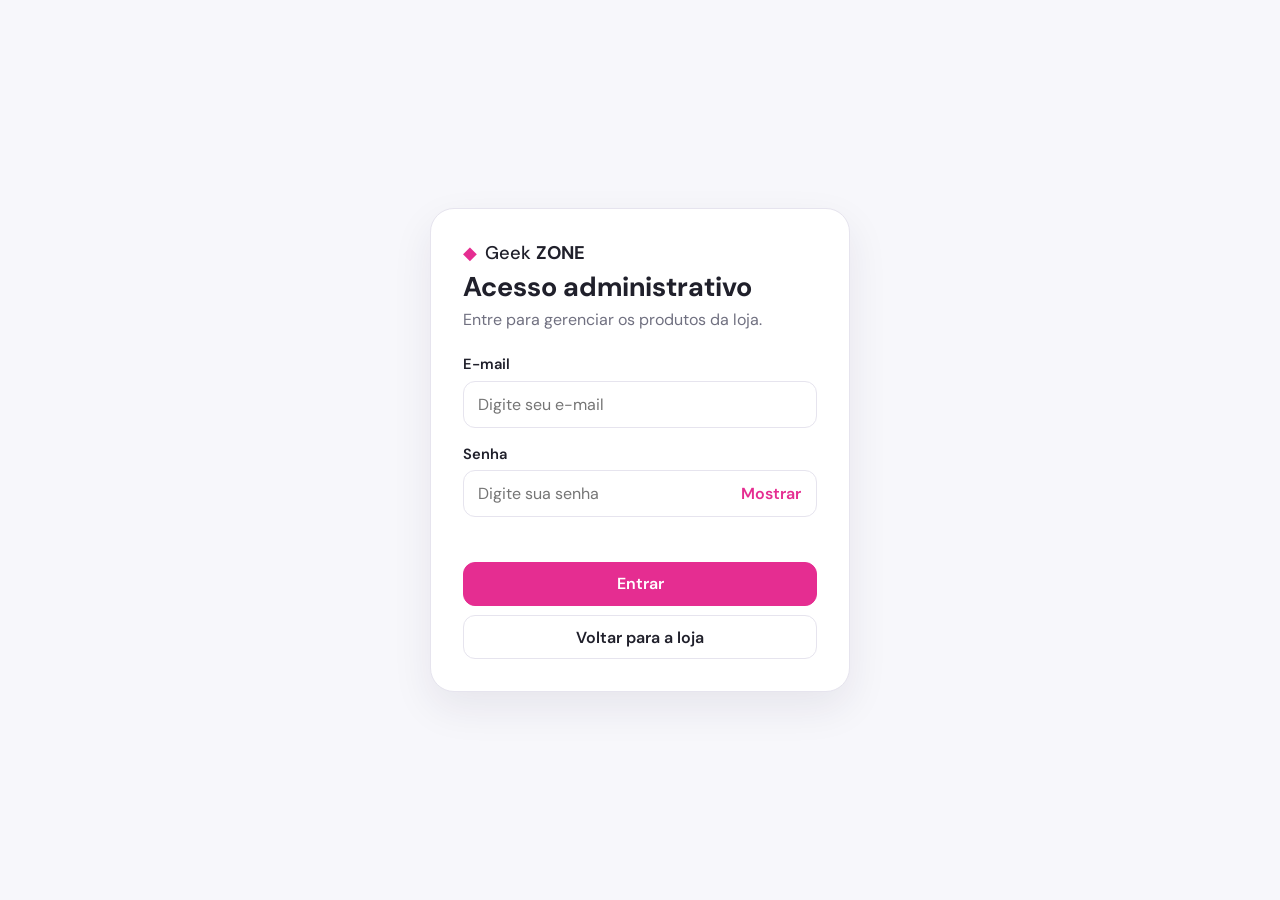
<file: loja-games/admin.html>
<!DOCTYPE html>
<html lang="pt-BR">
<head>
  <meta charset="UTF-8">
  <meta name="viewport" content="width=device-width, initial-scale=1.0">
  <meta name="robots" content="noindex">
  <title>Painel Administrativo - GeekZone</title>
  <link rel="stylesheet" href="assets/css/styles.css">
  <link rel="stylesheet" href="assets/css/admin.css">
  <script src="assets/js/auth.js"></script>
  <script>GeekZoneAuth.requireAuth();</script>
</head>
<body class="adm-body">

  <header class="adm-header">
    <a class="adm-brand" href="index.html" aria-label="GeekZone - ver a loja">
      <span class="mark" aria-hidden="true">◆</span><span>Geek <strong>ZONE</strong> · Admin</span>
    </a>
    <div class="actions">
      <a class="adm-btn small" href="index.html">Ver a loja</a>
      <button class="adm-btn small" id="logoutButton" type="button">Sair</button>
    </div>
  </header>

  <main class="adm-main">
    <h1>Painel administrativo</h1>

    <div class="adm-tabs" role="tablist" aria-label="Seções do painel">
      <button class="adm-tab" id="tab-lista" role="tab" aria-selected="true" aria-controls="panel-lista" type="button">Produtos</button>
      <button class="adm-tab" id="tab-form" role="tab" aria-selected="false" aria-controls="panel-form" type="button">Cadastrar produto</button>
    </div>

    <!-- ABA: LISTA (Read / Update / Delete) -->
    <section id="panel-lista" role="tabpanel" aria-labelledby="tab-lista">
      <div class="adm-card">
        <div class="adm-toolbar">
          <input class="adm-input" type="search" id="searchInput" placeholder="Buscar por nome ou categoria..." aria-label="Buscar produtos">
          <span class="adm-count" id="countLabel" aria-live="polite"></span>
          <span class="spacer"></span>
          <button class="adm-btn small" id="exportButton" type="button">Exportar</button>
          <button class="adm-btn small" id="importButton" type="button">Importar</button>
          <button class="adm-btn small" id="resetButton" type="button">Restaurar padrão</button>
          <input type="file" id="importInput" accept="application/json,.json" hidden>
        </div>
        <div class="adm-list" id="productList"></div>
      </div>
    </section>

    <!-- ABA: CADASTRAR / EDITAR (Create / Update) -->
    <section id="panel-form" role="tabpanel" aria-labelledby="tab-form" hidden>
      <div class="adm-card">
        <div class="adm-edit-banner" id="editBanner" hidden></div>

        <form id="productForm" novalidate>
          <div class="adm-form-grid">
            <div class="adm-field">
              <label for="productName">Nome do produto *</label>
              <input class="adm-input" type="text" id="productName" maxlength="80" placeholder="Ex: Elden Ring" required>
            </div>

            <div class="adm-field">
              <label for="productPrice">Preço (R$) *</label>
              <input class="adm-input" type="number" id="productPrice" step="0.01" min="0.01" inputmode="decimal" placeholder="Ex: 199.90" required>
            </div>

            <div class="adm-field">
              <label for="productCategory">Categoria</label>
              <input class="adm-input" type="text" id="productCategory" maxlength="60" placeholder="Ex: RPG • Mundo aberto">
            </div>

            <div class="adm-field">
              <label for="productTag">Selo (opcional)</label>
              <input class="adm-input" type="text" id="productTag" maxlength="24" placeholder="Ex: Pré-venda, Novo, Oferta">
            </div>

            <div class="adm-field full">
              <label for="productImage">Imagem (URL ou caminho) *</label>
              <input class="adm-input" type="text" id="productImage" placeholder="https://... ou assets/img/jogo.jpg">
              <small>Ou envie um arquivo do seu computador:</small>
              <input class="adm-input" type="file" id="productFile" accept="image/*">
            </div>

            <div class="adm-field full">
              <div class="adm-preview" id="imagePreview">Sem imagem</div>
            </div>

            <div class="adm-field full">
              <label for="productDescription">Descrição</label>
              <textarea class="adm-input" id="productDescription" maxlength="400" placeholder="Descrição do produto"></textarea>
            </div>
          </div>

          <p class="adm-status" id="formStatus" role="alert"></p>

          <div class="adm-form-actions">
            <button class="adm-btn primary" id="productSubmit" type="submit">Cadastrar produto</button>
            <button class="adm-btn" id="cancelEdit" type="button" hidden>Cancelar edição</button>
          </div>
        </form>
      </div>
    </section>
  </main>

  <dialog class="adm-dialog" id="confirmDialog">
    <h2 id="confirmTitle"></h2>
    <p id="confirmText"></p>
    <form method="dialog">
      <button class="adm-btn" value="cancel">Cancelar</button>
      <button class="adm-btn danger" id="confirmOk" value="ok">Confirmar</button>
    </form>
  </dialog>

  <div class="adm-toast" id="toast" role="status" aria-live="polite"></div>

  <script src="assets/js/db.js"></script>
  <script src="assets/js/admin.js"></script>
</body>
</html>
</file>
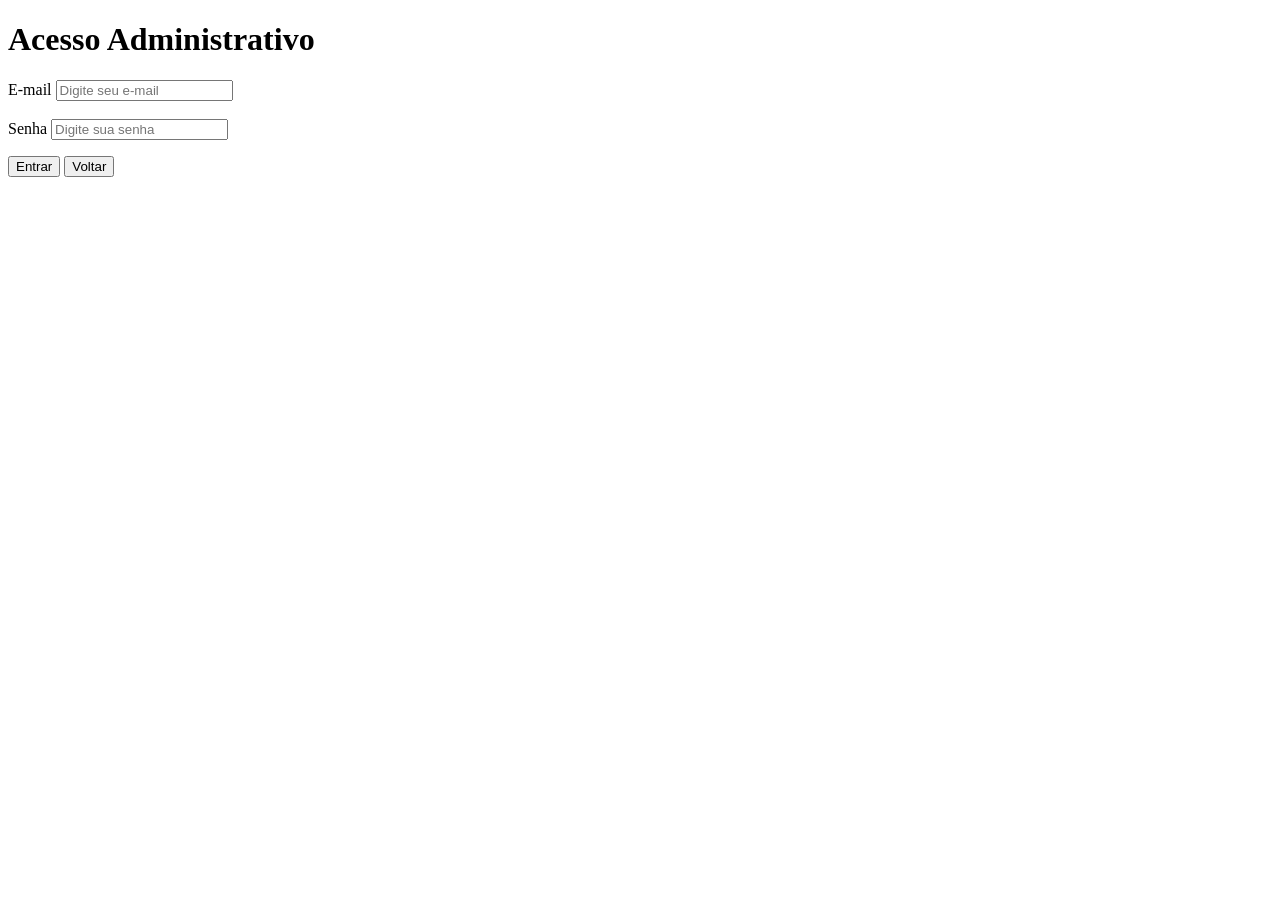
<file: loja-games/cadprodutos.html>
<!DOCTYPE html>
<html lang="pt-BR">

<head>
    <meta charset="UTF-8">
    <meta name="viewport" content="width=device-width, initial-scale=1.0">
    <title>Acesso Administrativo - GeekZone</title>
</head>

<body>

    <!-- LOGIN -->
    <form id="loginForm">

        <h1>Acesso Administrativo</h1>

        <label for="loginEmail">E-mail</label>

        <input
            type="email"
            id="loginEmail"
            placeholder="Digite seu e-mail"
            autocomplete="username"
            required
        >

        <br><br>

        <label for="loginPassword">Senha</label>

        <input
            type="password"
            id="loginPassword"
            placeholder="Digite sua senha"
            autocomplete="current-password"
            required
        >

        <p id="loginStatus"></p>

        <button type="submit">Entrar</button>

        <button type="button" onclick="window.location.href='index.html'">
            Voltar
        </button>

    </form>


    <!-- PAINEL ADMINISTRATIVO -->
    <div id="adminPanel" style="display: none;">

        <h1>Painel Administrativo</h1>

        <button id="logoutButton" type="button">
            Sair
        </button>

        <button type="button" onclick="window.location.href='index.html'">
            Voltar para o site
        </button>

        <hr>

        <h2>Adicionar produto</h2>

        <form id="productForm">

            <label for="productName">Nome do produto</label>

            <input
                type="text"
                id="productName"
                placeholder="Nome do produto"
                required
            >

            <br><br>

            <label for="productPrice">Preço</label>

            <input
                type="number"
                id="productPrice"
                step="0.01"
                min="0.01"
                placeholder="Ex: 199.90"
                required
            >

            <br><br>

            <label for="productImage">URL da imagem</label>

            <input
                type="url"
                id="productImage"
                placeholder="https://..."
                required
            >

            <br><br>

            <label for="productDescription">Descrição</label>

            <textarea
                id="productDescription"
                placeholder="Descrição do produto"
            ></textarea>

            <br><br>

            <button type="submit" id="productSubmit">
                Adicionar produto
            </button>

        </form>

        <p id="productStatus"></p>

    </div>

    <script type="module" src="assets/js/admin.js"></script>

</body>

</html>
</file>
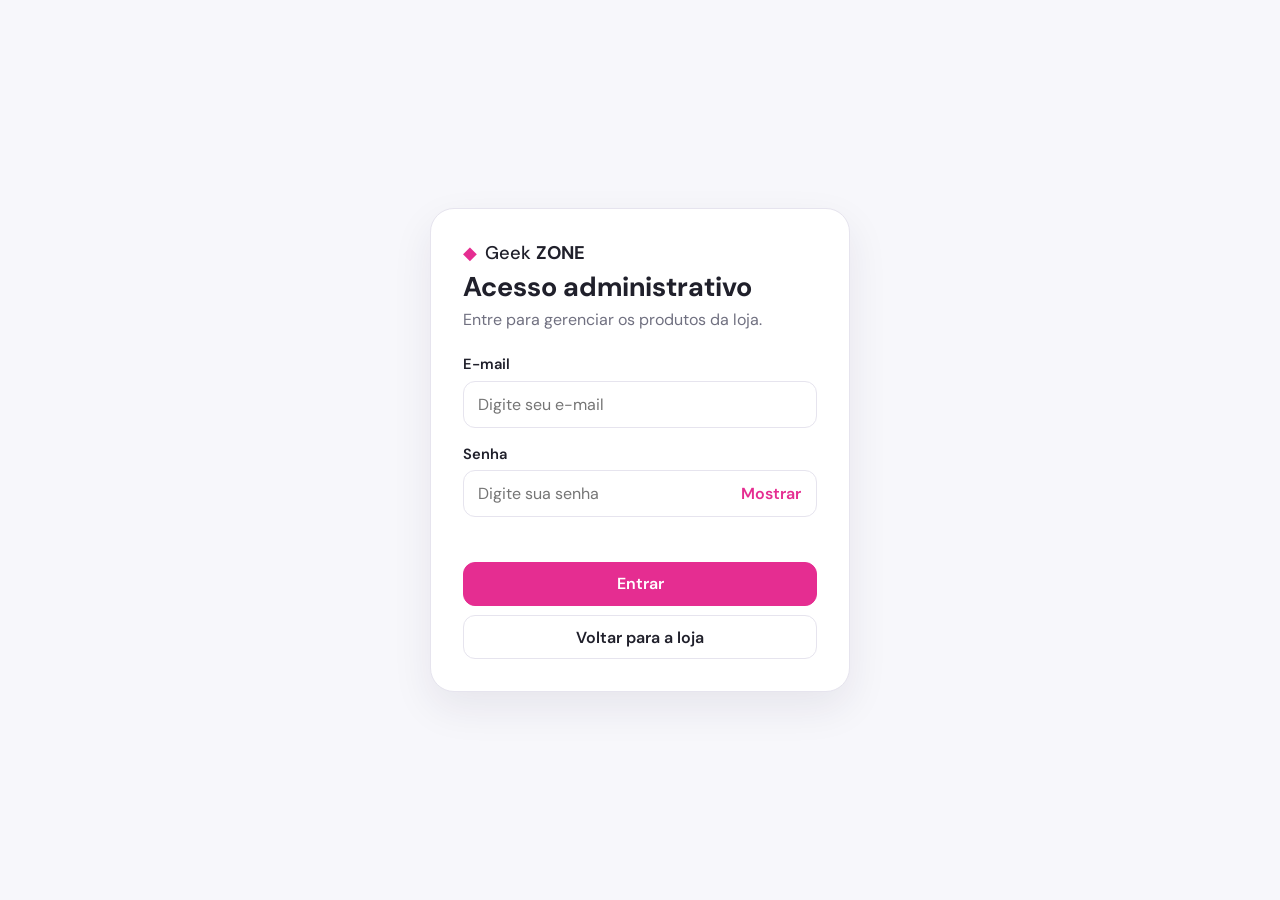
<file: loja-games/login.html>
<!DOCTYPE html>
<html lang="pt-BR">
<head>
  <meta charset="UTF-8">
  <meta name="viewport" content="width=device-width, initial-scale=1.0">
  <meta name="robots" content="noindex">
  <title>Acesso Administrativo - GeekZone</title>
  <link rel="stylesheet" href="assets/css/styles.css">
  <link rel="stylesheet" href="assets/css/admin.css">
  <script src="assets/js/auth.js"></script>
  <script>if (GeekZoneAuth.isLoggedIn()) { location.replace("admin.html"); }</script>
</head>
<body class="adm-body">

  <main class="login-wrap">
    <form class="login-card" id="loginForm" novalidate>
      <a class="adm-brand" href="index.html" aria-label="GeekZone - voltar à loja">
        <span class="mark" aria-hidden="true">◆</span><span>Geek <strong>ZONE</strong></span>
      </a>

      <h1>Acesso administrativo</h1>
      <p class="lead">Entre para gerenciar os produtos da loja.</p>

      <div class="adm-field">
        <label for="loginEmail">E-mail</label>
        <input class="adm-input" type="email" id="loginEmail" autocomplete="username" placeholder="Digite seu e-mail" required>
      </div>

      <div class="adm-field">
        <label for="loginPassword">Senha</label>
        <div class="pass-row">
          <input class="adm-input" type="password" id="loginPassword" autocomplete="current-password" placeholder="Digite sua senha" required>
          <button class="pass-toggle" id="passToggle" type="button" aria-pressed="false">Mostrar</button>
        </div>
      </div>

      <p class="adm-status" id="loginStatus" role="alert"></p>

      <div class="login-actions">
        <button class="adm-btn primary" id="loginSubmit" type="submit">Entrar</button>
        <a class="adm-btn" href="index.html">Voltar para a loja</a>
      </div>
    </form>
  </main>

  <script>
    (function () {
      var form = document.getElementById("loginForm");
      var email = document.getElementById("loginEmail");
      var pass = document.getElementById("loginPassword");
      var status = document.getElementById("loginStatus");
      var submit = document.getElementById("loginSubmit");
      var toggle = document.getElementById("passToggle");

      toggle.addEventListener("click", function () {
        var show = pass.type === "password";
        pass.type = show ? "text" : "password";
        toggle.textContent = show ? "Ocultar" : "Mostrar";
        toggle.setAttribute("aria-pressed", String(show));
      });

      form.addEventListener("submit", function (event) {
        event.preventDefault();
        status.className = "adm-status";

        if (!email.value.trim() || !pass.value) {
          status.textContent = "Preencha e-mail e senha.";
          status.classList.add("error");
          return;
        }

        submit.disabled = true;
        status.textContent = "Entrando...";

        GeekZoneAuth.login(email.value, pass.value).then(function (result) {
          if (result.ok) {
            window.location.replace("admin.html");
            return;
          }
          status.textContent = result.message;
          status.classList.add("error");
          pass.value = "";
          pass.focus();
          submit.disabled = false;
        });
      });
    })();
  </script>
</body>
</html>
</file>
<file: loja-games/assets/css/styles.css>
@import url('https://fonts.googleapis.com/css2?family=DM+Sans:wght@400;500;600;700;800&display=swap');

:root {
  color-scheme: light;

  --page: #f7f7fb;
  --surface: #ffffff;
  --surface-soft: #f0eff7;

  --text: #20202b;
  --muted: #707080;

  --border: #e6e4ee;

  --accent: #e52d91;
  --accent-hover: #c91c7b;
  --accent-soft: #fde8f3;

  --shadow: 0 16px 40px rgba(35, 25, 65, .08);
}

:root[data-theme="dark"] {
  color-scheme: dark;

  --page: #11111a;
  --surface: #1b1b28;
  --surface-soft: #252536;

  --text: #f4f2fa;
  --muted: #b1aec1;

  --border: #363548;

  --accent: #f05aaa;
  --accent-hover: #ff78bd;
  --accent-soft: #43243a;

  --shadow: 0 16px 40px rgba(0, 0, 0, .25);
}


/* RESET */

* {
  box-sizing: border-box;
}

html {
  scroll-behavior: smooth;
}

body {
  margin: 0;

  background: var(--page);
  color: var(--text);

  font-family: "DM Sans", Arial, sans-serif;

  transition:
    background-color .25s ease,
    color .25s ease;
}

button {
  font: inherit;
}

button:focus-visible,
a:focus-visible,
input:focus-visible {
  outline: 3px solid var(--accent);
  outline-offset: 3px;
}


/* HEADER */

.site-header {
  min-height: 76px;

  padding:
    0
    clamp(20px, 5vw, 76px);

  display: flex;
  align-items: center;
  justify-content: space-between;

  gap: 20px;

  background: var(--surface);

  border-bottom: 1px solid var(--border);
}

.brand {
  display: inline-flex;
  align-items: center;

  gap: 10px;

  color: var(--text);

  text-decoration: none;

  font-weight: 600;

  letter-spacing: .06em;
}

.brand strong {
  color: var(--accent);
}

.brand-mark {
  color: var(--accent);
  font-size: 26px;
}

.header-actions {
  display: flex;
  align-items: center;
  gap: 12px;
}

.icon-button,
.cart-toggle {
  min-height: 42px;

  border: 1px solid var(--border);

  border-radius: 12px;

  padding: 9px 14px;

  color: var(--text);

  background: var(--surface);

  cursor: pointer;
}

.icon-button:hover,
.cart-toggle:hover {
  border-color: var(--accent);
}

.cart-toggle {
  display: inline-flex;
  align-items: center;

  gap: 9px;

  font-weight: 700;
}

.cart-count {
  display: inline-grid;
  place-items: center;

  min-width: 23px;
  height: 23px;

  padding: 0 6px;

  border-radius: 99px;

  color: white;
  background: var(--accent);

  font-size: 12px;
}


/* CONTAINER */

.container {
  width: min(1160px, calc(100% - 40px));

  margin: 0 auto;
}


/* HERO */

.hero {
  padding:
    clamp(55px, 8vw, 100px)
    0
    64px;
}

.eyebrow {
  margin: 0 0 10px;

  color: var(--accent);

  font-size: 11px;

  font-weight: 800;

  letter-spacing: .16em;
}

.hero h1 {
  margin: 0;

  font-size: clamp(38px, 6vw, 66px);

  line-height: 1.04;

  letter-spacing: -.055em;
}

.hero h1 span {
  color: var(--accent);
}

.hero > p:last-child {
  margin: 18px 0 0;

  color: var(--muted);

  font-size: 17px;
}


/* CATALOG */

.catalog {
  padding-bottom: 90px;
}

.section-heading {
  display: flex;

  justify-content: space-between;
  align-items: end;

  gap: 20px;

  margin-bottom: 25px;
}

.section-heading h2 {
  margin: 0;

  font-size: clamp(25px, 3vw, 34px);

  letter-spacing: -.04em;
}

.catalog-note {
  color: var(--muted);

  font-size: 13px;
}


/* PRODUCTS */

.product-grid {
  display: grid;

  grid-template-columns:
    repeat(3, minmax(0, 1fr));

  gap: 22px;
}

.product-card {
  display: flex;

  flex-direction: column;

  overflow: hidden;

  min-width: 0;

  background: var(--surface);

  border: 1px solid var(--border);

  border-radius: 18px;

  box-shadow: var(--shadow);

  transition:
    transform .2s ease,
    border-color .2s ease,
    background-color .25s ease,
    box-shadow .2s ease;
}

.product-card:hover {
  transform: translateY(-4px);

  border-color: var(--accent);
}

.product-card.product-highlight {
  border: 3px solid var(--accent);

  box-shadow:
    0 0 0 5px var(--accent-soft),
    var(--shadow);

  transform: translateY(-5px);
}

.product-image {
  position: relative;

  display: grid;
  place-items: center;

  height: 250px;

  overflow: hidden;

  background:
    linear-gradient(
      135deg,
      var(--surface-soft),
      var(--page)
    );
}

.product-image img {
  width: 100%;
  height: 100%;

  object-fit: contain;
}

.product-image.image-missing::after {
  content: "Adicione a imagem em assets/images";

  padding: 18px;

  color: var(--muted);

  text-align: center;

  font-size: 13px;
}

.product-tag {
  position: absolute;

  top: 14px;
  left: 14px;

  padding: 6px 10px;

  border-radius: 99px;

  color: #fff;

  background: var(--accent);

  font-size: 11px;

  font-weight: 700;
}

.product-info {
  display: flex;

  flex: 1;

  flex-direction: column;

  padding: 22px;
}

.product-category {
  margin: 0 0 7px;

  color: var(--muted);

  font-size: 11px;

  font-weight: 700;

  text-transform: uppercase;

  letter-spacing: .08em;
}

.product-info h3 {
  margin: 0 0 12px;

  font-size: 22px;

  line-height: 1.2;
}

.product-description {
  margin: 0 0 24px;

  color: var(--muted);

  font-size: 14px;

  line-height: 1.65;
}

.feature-list {
  padding-left: 18px;
}

.feature-list li + li {
  margin-top: 5px;
}

.product-buy-row {
  display: flex;

  align-items: center;

  justify-content: space-between;

  gap: 12px;

  margin-top: auto;
}

.product-price {
  font-size: 20px;

  white-space: nowrap;
}


/* BUTTONS */

.buy-button,
.checkout-button {
  border: 0;

  border-radius: 10px;

  padding: 12px 17px;

  color: white;

  background: var(--accent);

  font-weight: 700;

  cursor: pointer;

  transition:
    background-color .2s ease,
    transform .2s ease;
}

.buy-button:hover,
.checkout-button:not(:disabled):hover {
  background: var(--accent-hover);

  transform: translateY(-1px);
}

.buy-button:disabled {
  opacity: .7;

  cursor: wait;
}


/* FOOTER */

.site-footer {
  padding: 24px 20px;

  border-top: 1px solid var(--border);

  color: var(--muted);

  text-align: center;

  font-size: 12px;
}


/* CART */

.cart-backdrop {
  position: fixed;

  inset: 0;

  z-index: 10;

  background: rgba(8, 8, 18, .55);
}

.cart-panel {
  position: fixed;

  z-index: 11;

  top: 0;
  right: 0;

  display: flex;

  flex-direction: column;

  width: min(440px, 100%);
  height: 100dvh;

  padding: 26px;

  background: var(--surface);

  box-shadow: -15px 0 45px rgba(0,0,0,.18);

  transform: translateX(105%);

  transition:
    transform .25s ease,
    background-color .25s ease;
}

.cart-panel.is-open {
  transform: translateX(0);
}

.cart-header {
  display: flex;

  justify-content: space-between;

  align-items: center;

  padding-bottom: 20px;

  border-bottom: 1px solid var(--border);
}

.cart-header h2 {
  margin: 0;

  font-size: 27px;
}

.close-cart {
  width: 40px;

  padding: 8px;
}

.cart-content {
  flex: 1;

  overflow-y: auto;

  padding: 16px 0;
}

.empty-cart {
  padding: 35px 10px;

  color: var(--muted);

  text-align: center;

  line-height: 1.6;
}

.cart-item {
  display: grid;

  grid-template-columns: 1fr auto;

  gap: 10px;

  padding: 16px 0;

  border-bottom: 1px solid var(--border);
}

.cart-item h3 {
  margin: 0 0 5px;

  font-size: 15px;
}

.cart-item-price {
  color: var(--muted);

  font-size: 13px;
}

.cart-item-total {
  margin-top: 7px;

  font-size: 13px;

  font-weight: 700;
}

.cart-item-actions {
  display: flex;

  align-items: center;

  gap: 8px;
}

.quantity-button,
.remove-button {
  display: grid;

  place-items: center;

  min-width: 30px;
  height: 30px;

  border: 1px solid var(--border);

  border-radius: 8px;

  color: var(--text);

  background: var(--surface-soft);

  cursor: pointer;
}

.quantity-value {
  min-width: 18px;

  text-align: center;

  font-size: 13px;
}

.remove-button {
  margin-left: 4px;

  color: #e34c66;
}

.cart-summary {
  padding-top: 18px;

  border-top: 1px solid var(--border);
}

.summary-line {
  display: flex;

  justify-content: space-between;

  margin-bottom: 12px;

  color: var(--muted);
}

.total-line {
  margin: 17px 0 20px;

  color: var(--text);

  font-size: 18px;
}

.checkout-button {
  width: 100%;

  padding: 14px;
}

.checkout-button:disabled {
  opacity: .45;

  cursor: not-allowed;
}

.checkout-note {
  margin: 10px 0 0;

  color: var(--muted);

  text-align: center;

  font-size: 11px;
}


/* TOAST */

.toast {
  position: fixed;

  z-index: 20;

  left: 50%;
  bottom: 24px;

  max-width: calc(100% - 32px);

  padding: 12px 18px;

  border-radius: 12px;

  color: #fff;

  background: #242438;

  box-shadow: var(--shadow);

  opacity: 0;

  pointer-events: none;

  transform: translate(-50%, 12px);

  transition:
    opacity .2s ease,
    transform .2s ease;
}

.toast.is-visible {
  opacity: 1;

  transform: translate(-50%, 0);
}


/* =========================================================
   CHATBOT
========================================================= */

.chat-trigger-btn {
  position: fixed;

  right: 20px;
  bottom: 20px;

  z-index: 9999;

  background: var(--accent);

  color: #ffffff;

  border: none;

  padding: 12px 20px;

  border-radius: 30px;

  font-size: 14px;

  font-weight: 700;

  cursor: pointer;

  box-shadow:
    0 4px 12px rgba(233, 30, 99, 0.3);

  transition:
    transform .2s ease,
    background-color .2s ease;
}

.chat-trigger-btn:hover {
  background: var(--accent-hover);

  transform: translateY(-2px);
}


/* JANELA */

.chat-box-container {
  display: none;

  position: fixed;

  right: 20px;
  bottom: 20px;

  z-index: 10000;

  width: min(390px, calc(100vw - 30px));

  height: min(620px, calc(100vh - 40px));

  background: var(--surface);

  border: 1px solid var(--border);

  border-radius: 16px;

  box-shadow:
    0 15px 50px rgba(0, 0, 0, .25);

  overflow: hidden;

  flex-direction: column;

  font-family: "DM Sans", Arial, sans-serif;
}


/* HEADER */

.chat-box-header {
  flex: 0 0 auto;

  background: var(--accent);

  color: #ffffff;

  padding: 14px 16px;

  display: flex;

  justify-content: space-between;

  align-items: center;

  font-weight: 800;
}

.chat-title {
  display: flex;

  align-items: center;

  gap: 8px;
}

.chat-status {
  width: 8px;
  height: 8px;

  border-radius: 50%;

  background: #7dffb2;

  box-shadow:
    0 0 0 4px rgba(125,255,178,.15);
}

.chat-close-btn {
  background: transparent;

  border: none;

  color: #ffffff;

  font-size: 25px;

  line-height: 1;

  cursor: pointer;
}


/* CORPO */

.chat-box-body {
  flex: 1;

  min-height: 0;

  padding: 16px;

  background: var(--surface-soft);

  overflow-y: auto;

  display: flex;

  flex-direction: column;

  gap: 10px;
}


/* MENSAGENS */

.chat-message {
  padding: 10px 14px;

  border-radius: 12px;

  max-width: 82%;

  font-size: 14px;

  line-height: 1.5;

  word-break: break-word;
}

.chat-message.bot {
  background: var(--surface);

  color: var(--text);

  align-self: flex-start;

  border-bottom-left-radius: 3px;

  box-shadow:
    0 1px 4px rgba(0,0,0,.08);
}

.chat-message.user {
  background: var(--accent);

  color: #ffffff;

  align-self: flex-end;

  border-bottom-right-radius: 3px;
}


/* =========================================================
   BUSCA POR IMAGEM
========================================================= */

.image-search-panel {
  flex: 0 0 auto;

  padding: 12px;

  background: var(--surface);

  border-top: 1px solid var(--border);

  border-bottom: 1px solid var(--border);
}

.image-search-panel[hidden] {
  display: none;
}

.image-search-header {
  display: flex;

  align-items: flex-start;

  justify-content: space-between;

  gap: 10px;

  margin-bottom: 10px;
}

.image-search-header strong {
  display: block;

  color: var(--text);

  font-size: 14px;
}

.image-search-header p {
  margin: 4px 0 0;

  color: var(--muted);

  font-size: 11px;

  line-height: 1.4;
}

.image-search-close {
  width: 28px;
  height: 28px;

  flex: 0 0 auto;

  border: 1px solid var(--border);

  border-radius: 8px;

  color: var(--text);

  background: var(--surface-soft);

  cursor: pointer;

  font-size: 18px;
}


/* WEBCAM */

.webcam-container {
  width: 100%;

  min-height: 180px;

  display: grid;

  place-items: center;

  overflow: hidden;

  border-radius: 12px;

  background:
    linear-gradient(
      135deg,
      #181824,
      #29293b
    );
}

.webcam-container canvas {
  display: block;

  width: 100% !important;
  height: auto !important;

  max-height: 230px;

  object-fit: contain;
}

.webcam-placeholder {
  padding: 25px 15px;

  color: #ffffff;

  text-align: center;
}

.webcam-placeholder span {
  display: block;

  margin-bottom: 8px;

  font-size: 32px;
}

.webcam-placeholder p {
  margin: 0;

  font-size: 12px;

  opacity: .8;
}


/* LABELS */

.label-container {
  display: flex;

  flex-direction: column;

  gap: 5px;

  margin-top: 8px;

  max-height: 80px;

  overflow-y: auto;
}

.prediction-label {
  display: flex;

  justify-content: space-between;

  gap: 10px;

  padding: 5px 8px;

  border-radius: 7px;

  background: var(--surface-soft);

  color: var(--muted);

  font-size: 10px;
}


/* AÇÕES */

.image-search-actions {
  display: flex;

  gap: 7px;

  margin-top: 9px;
}

.camera-start-button,
.camera-stop-button {
  flex: 1;

  border: none;

  border-radius: 9px;

  padding: 9px;

  color: #ffffff;

  background: var(--accent);

  font-size: 12px;

  font-weight: 700;

  cursor: pointer;

  transition:
    background-color .2s ease,
    transform .2s ease;
}

.camera-start-button:hover {
  background: var(--accent-hover);

  transform: translateY(-1px);
}

.camera-stop-button {
  background: #5f6070;
}

.camera-stop-button:hover {
  background: #454653;
}


/* RODAPÉ DO CHAT */

.chat-box-footer {
  flex: 0 0 auto;

  display: flex;

  align-items: center;

  gap: 7px;

  padding: 10px;

  background: var(--surface);

  border-top: 1px solid var(--border);
}

.chat-input {
  min-width: 0;

  flex: 1;

  height: 38px;

  border: 1px solid var(--border);

  border-radius: 20px;

  padding: 8px 14px;

  color: var(--text);

  background: var(--surface);

  font-size: 13px;
}

.chat-input::placeholder {
  color: var(--muted);
}

.chat-input:focus {
  border-color: var(--accent);

  outline: none;
}

.chat-send-btn {
  flex: 0 0 auto;

  height: 38px;

  border: none;

  border-radius: 20px;

  padding: 0 13px;

  color: #ffffff;

  background: var(--accent);

  font-size: 12px;

  font-weight: 700;

  cursor: pointer;
}

.chat-send-btn:hover {
  background: var(--accent-hover);
}


/* BOTÃO DA CÂMERA */

.chat-image-btn {
  display: inline-flex;

  flex: 0 0 auto;

  align-items: center;

  justify-content: center;

  width: 38px;
  height: 38px;

  border: 1px solid var(--accent);

  border-radius: 50%;

  color: var(--accent);

  background: var(--accent-soft);

  font-size: 16px;

  cursor: pointer;

  transition:
    background-color .2s ease,
    transform .2s ease;
}

.chat-image-btn:hover {
  color: #ffffff;

  background: var(--accent);

  transform: translateY(-1px);
}


/* RESPONSIVIDADE */

@media (max-width: 900px) {

  .product-grid {
    grid-template-columns:
      repeat(2, minmax(0, 1fr));
  }

}

@media (max-width: 600px) {

  .site-header {
    padding: 12px 16px;
  }

  .brand {
    font-size: 13px;
  }

  .header-actions {
    gap: 7px;
  }

  .icon-button,
  .cart-toggle {
    min-height: 40px;

    padding: 8px 10px;
  }

  .button-label {
    display: none;
  }

  .container {
    width: min(100% - 32px, 480px);
  }

  .hero {
    padding:
      52px 0
      45px;
  }

  .hero > p:last-child {
    font-size: 15px;
  }

  .section-heading {
    align-items: start;

    flex-direction: column;
  }

  .product-grid {
    grid-template-columns: 1fr;

    gap: 16px;
  }

  .product-image {
    height: 260px;
  }

  .product-info {
    padding: 19px;
  }

  .cart-panel {
    padding: 20px;
  }

  .chat-trigger-btn {
    right: 14px;
    bottom: 14px;

    max-width: calc(100vw - 28px);

    font-size: 12px;
  }

  .chat-box-container {
    right: 10px;
    bottom: 10px;

    width: calc(100vw - 20px);

    height: calc(100vh - 20px);

    border-radius: 14px;
  }

  .chat-box-footer {
    gap: 5px;
  }

  .chat-send-btn {
    padding: 0 10px;
  }

}


/* ACESSIBILIDADE */

@media (prefers-reduced-motion: reduce) {

  *,
  *::before,
  *::after {

    scroll-behavior: auto !important;

    transition-duration: .01ms !important;

    animation-duration: .01ms !important;

  }

}

.product-card.image-found {
  border: 3px solid var(--accent);

  box-shadow:
    0 0 0 5px var(--accent-soft),
    var(--shadow);

  transform: translateY(-5px);
}
</file>
<file: loja-games/assets/css/admin.css>
/* Estilos do acesso administrativo (usa as variáveis de styles.css) */

.adm-body { min-height: 100vh; background: var(--page); color: var(--text); font-family: "DM Sans", Arial, sans-serif; margin: 0; }

/* Botões e campos */
.adm-btn {
  display: inline-flex; align-items: center; justify-content: center; gap: .4rem;
  padding: .65rem 1.1rem; border-radius: 12px; border: 1px solid var(--border);
  background: var(--surface); color: var(--text); font-weight: 600; cursor: pointer; text-decoration: none;
  transition: background-color .2s, border-color .2s, transform .1s;
}
.adm-btn:hover { background: var(--surface-soft); }
.adm-btn:active { transform: translateY(1px); }
.adm-btn.primary { background: var(--accent); border-color: var(--accent); color: #fff; }
.adm-btn.primary:hover { background: var(--accent-hover); border-color: var(--accent-hover); }
.adm-btn.danger { color: #d93a4a; border-color: color-mix(in srgb, #d93a4a 40%, var(--border)); }
.adm-btn.danger:hover { background: #d93a4a; color: #fff; }
.adm-btn.small { padding: .4rem .75rem; font-size: .88rem; border-radius: 10px; }
.adm-btn:disabled { opacity: .6; cursor: not-allowed; }
.adm-btn:focus-visible, .adm-input:focus-visible, .adm-tab:focus-visible { outline: 3px solid var(--accent); outline-offset: 2px; }

.adm-field { display: flex; flex-direction: column; gap: .4rem; margin-bottom: 1rem; }
.adm-field label { font-weight: 600; font-size: .92rem; }
.adm-field small { color: var(--muted); }
.adm-input {
  width: 100%; padding: .75rem .9rem; border-radius: 12px; border: 1px solid var(--border);
  background: var(--surface); color: var(--text); font: inherit;
}
textarea.adm-input { min-height: 110px; resize: vertical; }

.adm-status { min-height: 1.3rem; margin: .5rem 0 0; font-size: .92rem; color: var(--muted); }
.adm-status.error { color: #d93a4a; }
.adm-status.ok { color: #1f9d55; }

/* Login */
.login-wrap { min-height: 100vh; display: grid; place-items: center; padding: 1.5rem; }
.login-card {
  width: 100%; max-width: 420px; background: var(--surface); border: 1px solid var(--border);
  border-radius: 24px; padding: 2rem; box-shadow: var(--shadow);
}
.login-card h1 { margin: .25rem 0 .35rem; font-size: 1.7rem; }
.login-card p.lead { margin: 0 0 1.5rem; color: var(--muted); }
.adm-brand { display: inline-flex; gap: .5rem; font-weight: 500; font-size: 1.15rem; color: var(--text); text-decoration: none; }
.adm-brand .mark { color: var(--accent); }
.pass-row { position: relative; }
.pass-row .adm-input { padding-right: 5.2rem; }
.pass-toggle {
  position: absolute; right: .4rem; top: 50%; transform: translateY(-50%);
  border: 0; background: transparent; color: var(--accent); font-weight: 600; cursor: pointer; padding: .4rem .6rem;
}
.login-actions { display: flex; flex-direction: column; gap: .6rem; margin-top: .5rem; }

/* Painel */
.adm-header {
  position: sticky; top: 0; z-index: 10; display: flex; align-items: center; justify-content: space-between;
  gap: 1rem; flex-wrap: wrap; padding: .9rem clamp(1rem, 4vw, 2.5rem);
  background: var(--surface); border-bottom: 1px solid var(--border);
}
.adm-header .actions { display: flex; gap: .5rem; flex-wrap: wrap; }
.adm-main { max-width: 1040px; margin: 0 auto; padding: 1.5rem clamp(1rem, 4vw, 2rem) 4rem; }
.adm-main h1 { font-size: 1.6rem; margin: .5rem 0 1rem; }

.adm-tabs { display: flex; gap: .4rem; border-bottom: 1px solid var(--border); margin-bottom: 1.5rem; overflow-x: auto; }
.adm-tab {
  padding: .75rem 1.1rem; border: 0; background: transparent; color: var(--muted); font-weight: 700;
  border-bottom: 3px solid transparent; cursor: pointer; white-space: nowrap; font-family: inherit; font-size: 1rem;
}
.adm-tab[aria-selected="true"] { color: var(--accent); border-bottom-color: var(--accent); }

.adm-card { background: var(--surface); border: 1px solid var(--border); border-radius: 20px; padding: 1.25rem; box-shadow: var(--shadow); }

.adm-toolbar { display: flex; gap: .6rem; flex-wrap: wrap; align-items: center; margin-bottom: 1rem; }
.adm-toolbar .adm-input { flex: 1 1 220px; max-width: 360px; }
.adm-toolbar .spacer { flex: 1; }
.adm-count { color: var(--muted); font-size: .92rem; }

.adm-list { display: flex; flex-direction: column; gap: .6rem; }
.adm-row {
  display: grid; grid-template-columns: 64px 1fr auto auto; gap: 1rem; align-items: center;
  padding: .7rem; border: 1px solid var(--border); border-radius: 16px; background: var(--page);
}
.adm-thumb { width: 64px; height: 64px; border-radius: 12px; object-fit: cover; background: var(--surface-soft); display: block; }
.adm-thumb.missing { display: grid; place-items: center; color: var(--muted); font-size: 1.4rem; }
.adm-row .info { min-width: 0; }
.adm-row .info strong { display: block; overflow: hidden; text-overflow: ellipsis; white-space: nowrap; }
.adm-row .info span { color: var(--muted); font-size: .88rem; }
.adm-row .price { font-weight: 800; white-space: nowrap; }
.adm-row .row-actions { display: flex; gap: .4rem; }
.adm-empty { text-align: center; color: var(--muted); padding: 2rem 1rem; }

.adm-form-grid { display: grid; grid-template-columns: 1fr 1fr; gap: 0 1rem; }
.adm-form-grid .full { grid-column: 1 / -1; }
.adm-preview {
  width: 100%; max-width: 220px; aspect-ratio: 1 / 1; border-radius: 16px; border: 1px dashed var(--border);
  background: var(--surface-soft); display: grid; place-items: center; color: var(--muted); overflow: hidden; text-align: center; font-size: .9rem;
}
.adm-preview img { width: 100%; height: 100%; object-fit: cover; }
.adm-form-actions { display: flex; gap: .6rem; flex-wrap: wrap; margin-top: .5rem; }
.adm-edit-banner { background: var(--accent-soft); color: var(--accent); padding: .6rem .9rem; border-radius: 12px; font-weight: 600; margin-bottom: 1rem; }

dialog.adm-dialog {
  border: 1px solid var(--border); border-radius: 20px; padding: 1.5rem; max-width: 420px; width: calc(100% - 2rem);
  background: var(--surface); color: var(--text); box-shadow: var(--shadow);
}
dialog.adm-dialog::backdrop { background: rgba(10, 10, 20, .55); }
dialog.adm-dialog h2 { margin: 0 0 .5rem; font-size: 1.25rem; }
dialog.adm-dialog p { color: var(--muted); margin: 0 0 1.25rem; }
dialog.adm-dialog form { display: flex; gap: .6rem; justify-content: flex-end; }

.adm-toast {
  position: fixed; left: 50%; bottom: 1.5rem; transform: translate(-50%, 20px); opacity: 0; pointer-events: none;
  background: var(--text); color: var(--page); padding: .75rem 1.2rem; border-radius: 14px; font-weight: 600;
  transition: opacity .25s, transform .25s; z-index: 50; max-width: calc(100% - 2rem);
}
.adm-toast.show { opacity: 1; transform: translate(-50%, 0); }

@media (max-width: 720px) {
  .adm-row { grid-template-columns: 56px 1fr; }
  .adm-thumb { width: 56px; height: 56px; }
  .adm-row .price { grid-column: 2; }
  .adm-row .row-actions { grid-column: 1 / -1; }
  .adm-row .row-actions .adm-btn { flex: 1; }
  .adm-form-grid { grid-template-columns: 1fr; }
}
</file>
